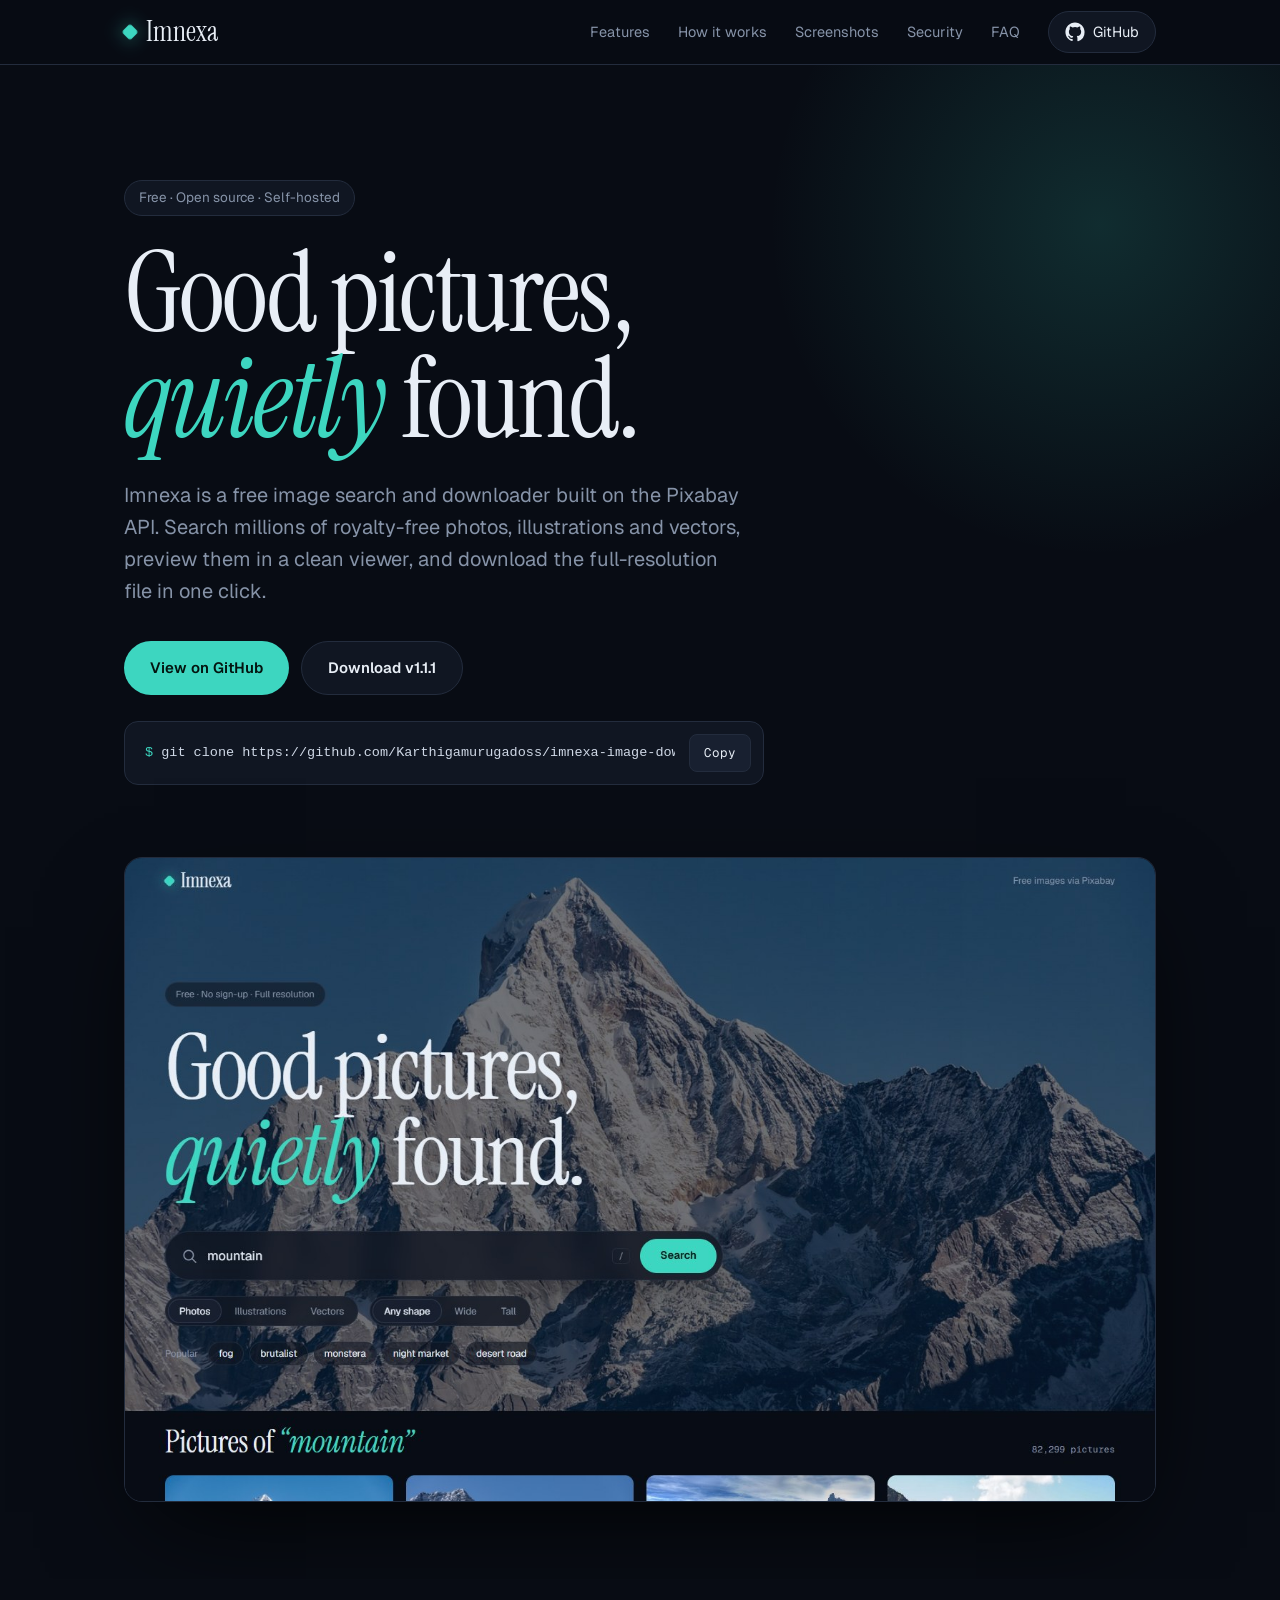
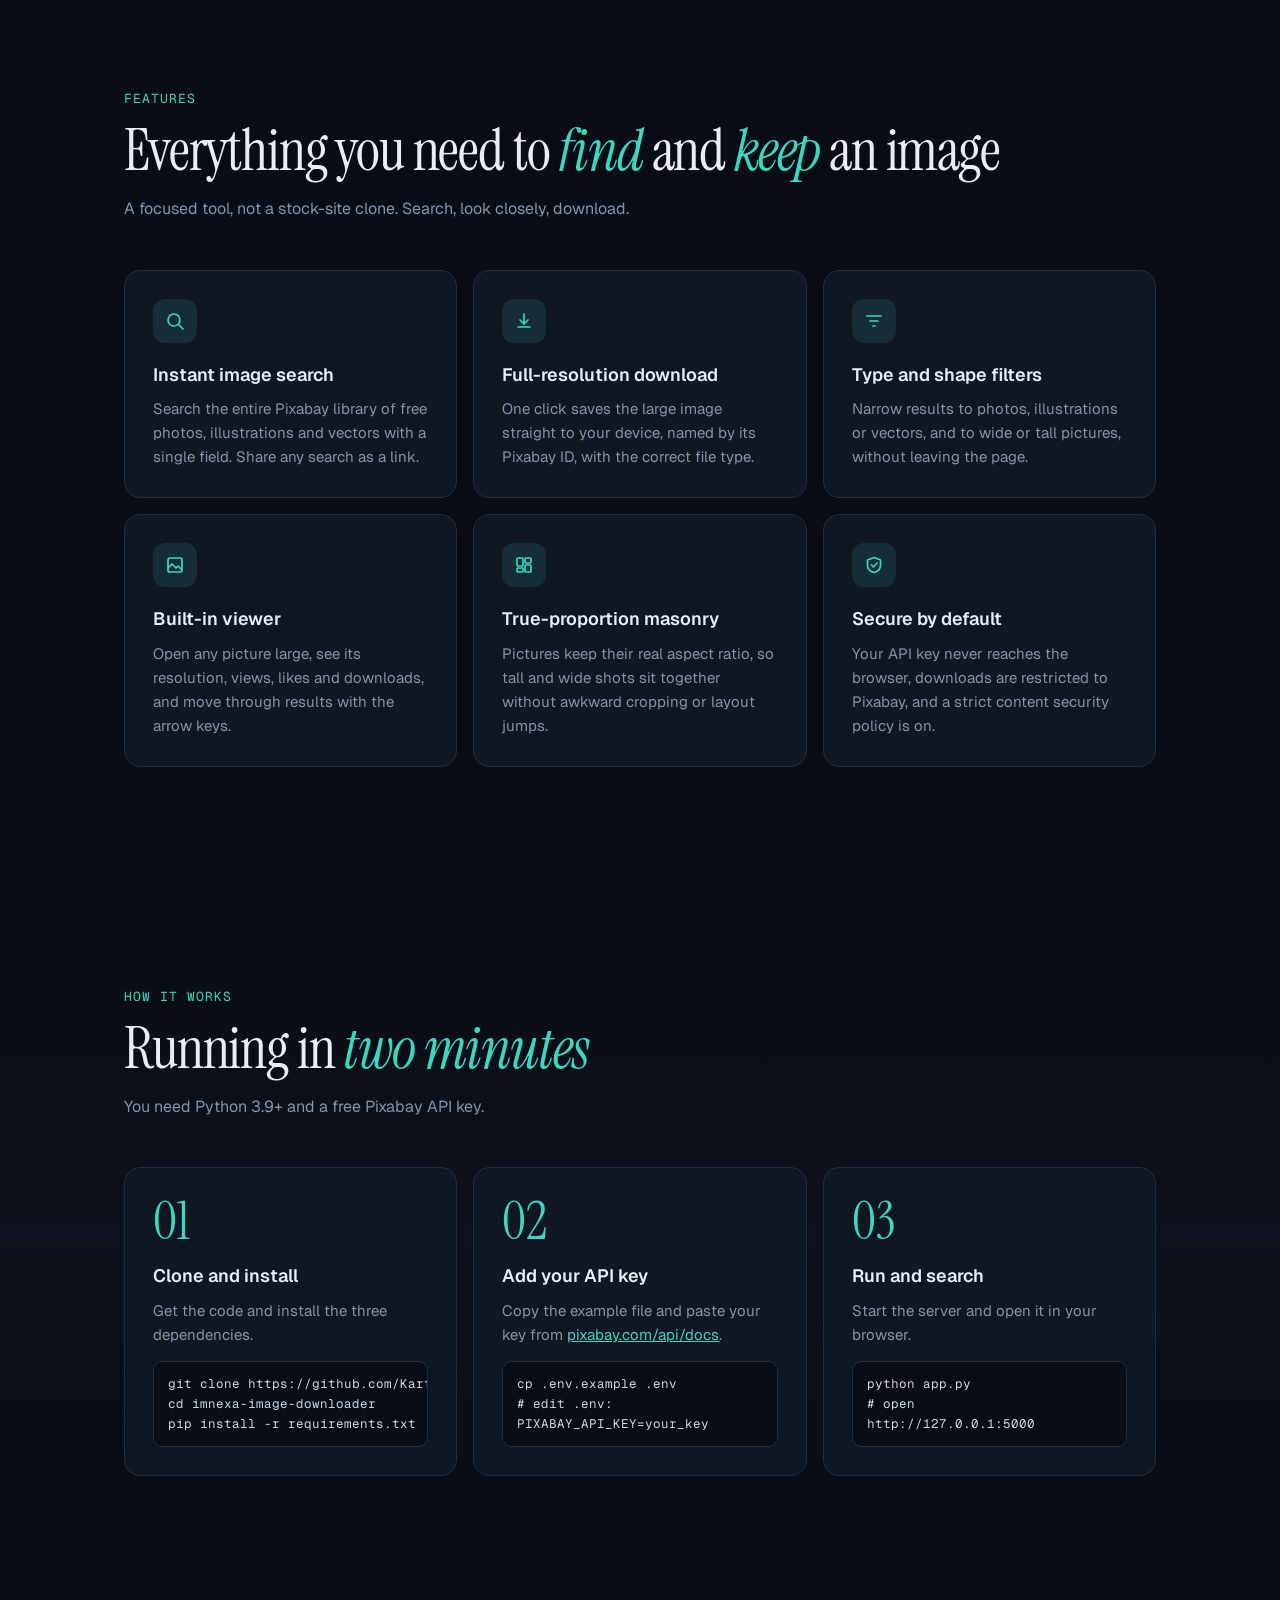
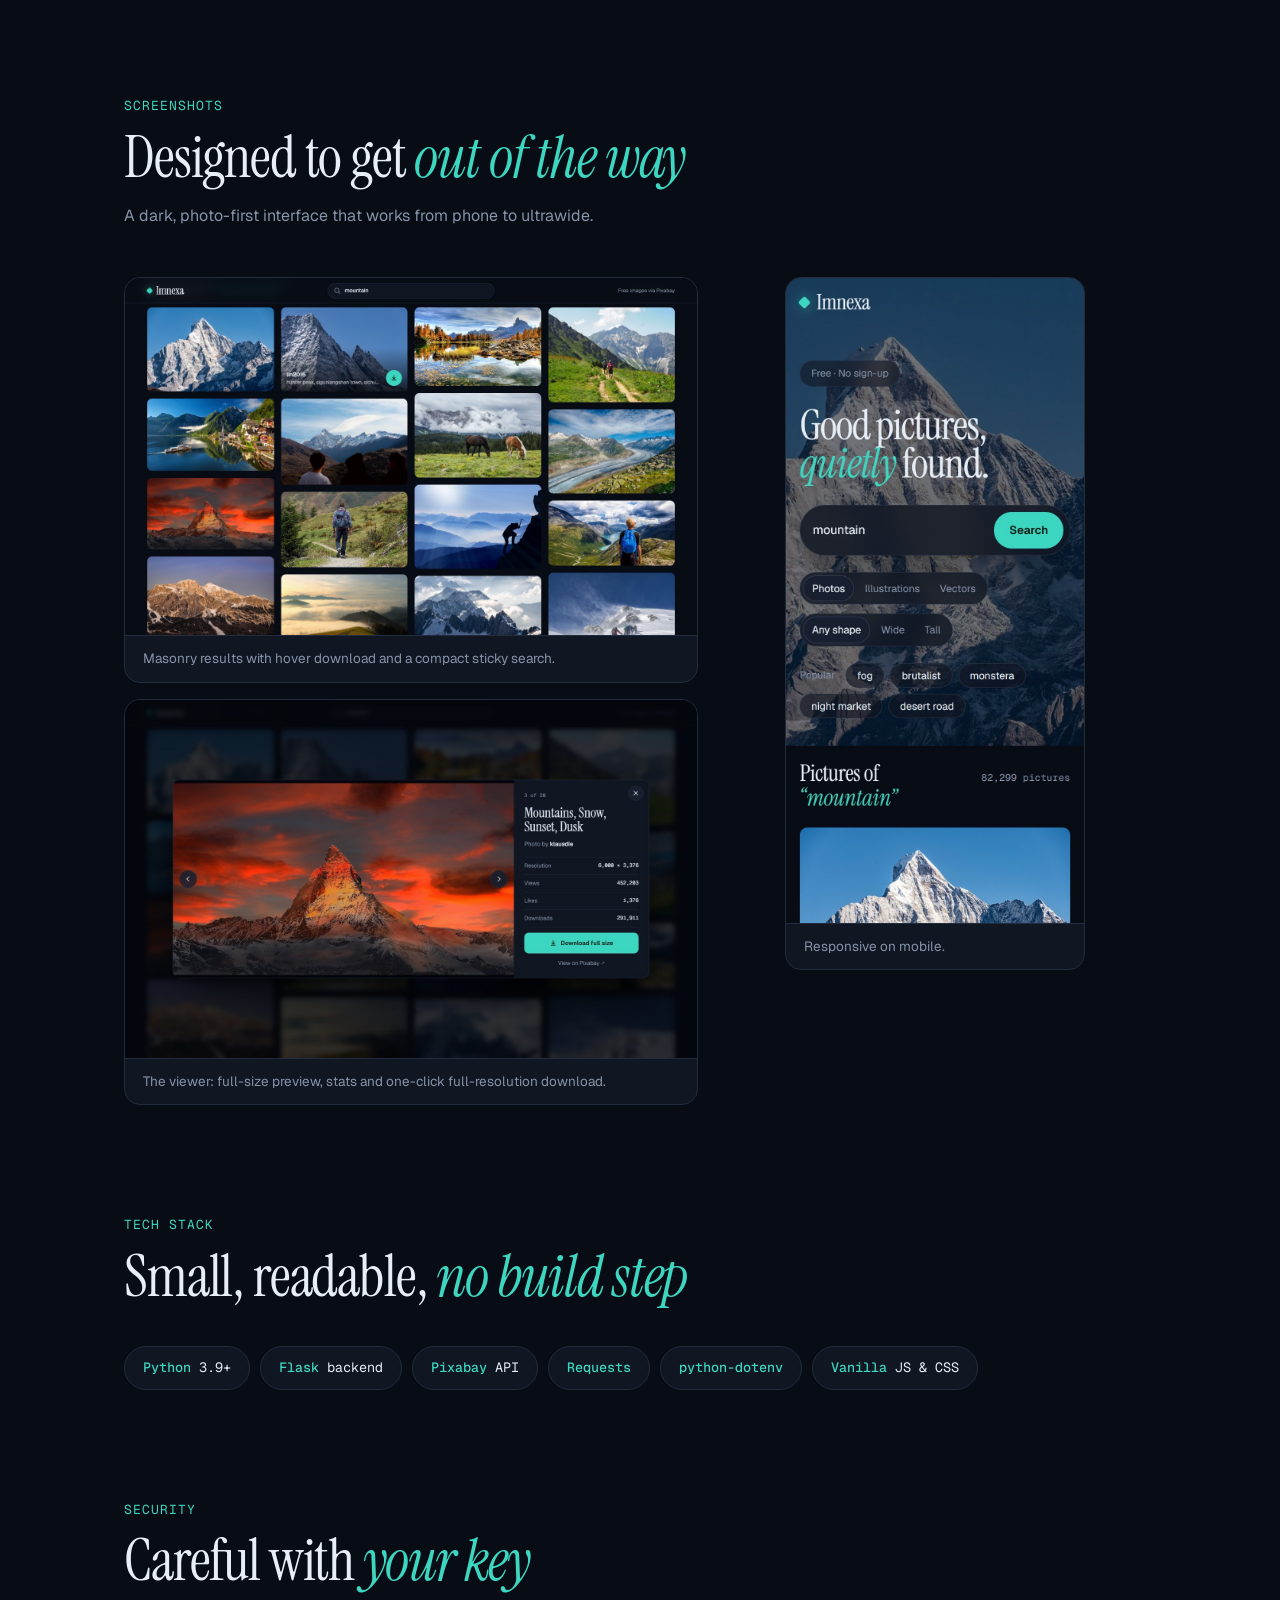
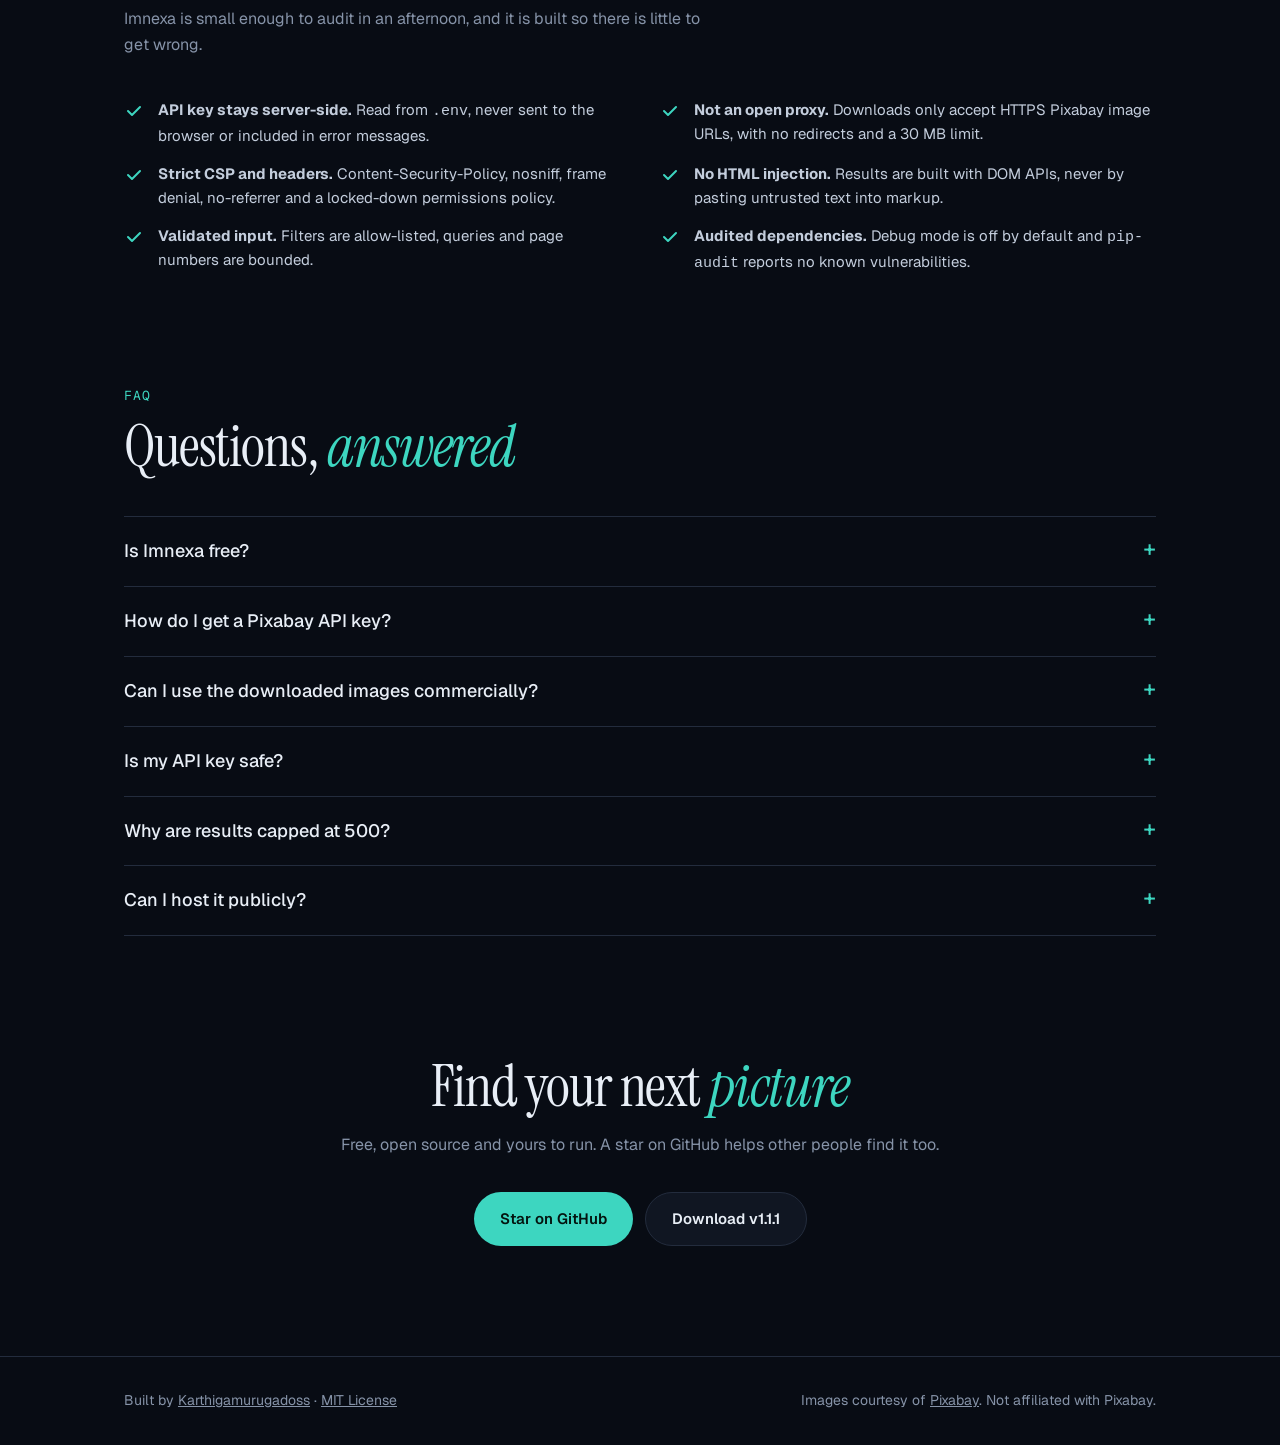
<file: docs/index.html>
<!DOCTYPE html>
<html lang="en">
<head>
    <meta charset="UTF-8">
    <meta name="viewport" content="width=device-width, initial-scale=1.0">
    <title>Imnexa – Image Search &amp; Downloader | Free Open-Source Flask App</title>
    <meta name="description" content="Imnexa is a free, open-source, self-hosted image search and downloader built on the Pixabay API. Search millions of royalty-free photos, illustrations and vectors, preview them and download full resolution. Python Flask, dark UI, MIT licensed.">
    <meta name="keywords" content="image search, image downloader, photo downloader, free image search, royalty free images, stock photo downloader, flask app, python, open source, self-hosted, image search engine, vector downloader, illustration downloader, imnexa">
    <meta name="author" content="Karthigamurugadoss">
    <meta name="robots" content="index, follow, max-image-preview:large">
    <meta name="theme-color" content="#080c14">
    <meta name="color-scheme" content="dark">
    <link rel="canonical" href="https://karthigamurugadoss.github.io/imnexa-image-downloader/">

    <!-- Open Graph -->
    <meta property="og:type" content="website">
    <meta property="og:title" content="Imnexa – Image Search &amp; Downloader">
    <meta property="og:description" content="Search millions of free photos, illustrations and vectors and download them in full resolution. Self-hosted, open source, MIT licensed.">
    <meta property="og:url" content="https://karthigamurugadoss.github.io/imnexa-image-downloader/">
    <meta property="og:image" content="https://karthigamurugadoss.github.io/imnexa-image-downloader/screenshots/social-preview.jpg">
    <meta property="og:image:width" content="1280">
    <meta property="og:image:height" content="640">
    <meta property="og:image:alt" content="Imnexa — Good pictures, quietly found. A dark image search app with a masonry grid of mountain photos.">
    <meta property="og:site_name" content="Imnexa">

    <!-- Twitter Card -->
    <meta name="twitter:card" content="summary_large_image">
    <meta name="twitter:title" content="Imnexa – Image Search &amp; Downloader">
    <meta name="twitter:description" content="Search millions of free images and download them in full resolution. Free, self-hosted, open source.">
    <meta name="twitter:image" content="https://karthigamurugadoss.github.io/imnexa-image-downloader/screenshots/social-preview.jpg">

    <!-- JSON-LD -->
    <script type="application/ld+json">
    {
        "@context": "https://schema.org",
        "@graph": [
            {
                "@type": "SoftwareApplication",
                "name": "Imnexa",
                "alternateName": "Imnexa Image Search & Downloader",
                "description": "Free, open-source, self-hosted image search and downloader built on the Pixabay API. Search photos, illustrations and vectors, preview them in a viewer and download full-resolution files.",
                "applicationCategory": "MultimediaApplication",
                "operatingSystem": "Windows, macOS, Linux",
                "offers": { "@type": "Offer", "price": "0", "priceCurrency": "USD" },
                "author": { "@type": "Person", "name": "Karthigamurugadoss", "url": "https://github.com/Karthigamurugadoss" },
                "license": "https://opensource.org/licenses/MIT",
                "url": "https://karthigamurugadoss.github.io/imnexa-image-downloader/",
                "downloadUrl": "https://github.com/Karthigamurugadoss/imnexa-image-downloader/releases",
                "codeRepository": "https://github.com/Karthigamurugadoss/imnexa-image-downloader",
                "screenshot": "https://karthigamurugadoss.github.io/imnexa-image-downloader/screenshots/imnexa-hero.jpg",
                "softwareVersion": "1.1.1",
                "programmingLanguage": ["Python", "JavaScript", "HTML", "CSS"]
            },
            {
                "@type": "FAQPage",
                "mainEntity": [
                    {
                        "@type": "Question",
                        "name": "Is Imnexa free?",
                        "acceptedAnswer": { "@type": "Answer", "text": "Yes. Imnexa is open source under the MIT license and the Pixabay API is free to use with a free API key." }
                    },
                    {
                        "@type": "Question",
                        "name": "How do I get a Pixabay API key?",
                        "acceptedAnswer": { "@type": "Answer", "text": "Create a free Pixabay account, open pixabay.com/api/docs and copy your key. Paste it into a .env file as PIXABAY_API_KEY and start the app." }
                    },
                    {
                        "@type": "Question",
                        "name": "Can I use the downloaded images commercially?",
                        "acceptedAnswer": { "@type": "Answer", "text": "Pixabay content is released under the Pixabay Content License, which allows free commercial use without attribution in most cases. Always check the license summary on Pixabay for restrictions such as identifiable people or trademarks." }
                    },
                    {
                        "@type": "Question",
                        "name": "Is my API key safe?",
                        "acceptedAnswer": { "@type": "Answer", "text": "The key is only read on the server from your .env file and is never sent to the browser. The .env file is git-ignored, error messages never include it, and the download route only proxies Pixabay image URLs." }
                    },
                    {
                        "@type": "Question",
                        "name": "Why is the number of results capped at 500?",
                        "acceptedAnswer": { "@type": "Answer", "text": "The Pixabay API only returns the first 500 hits for any search query. Refine your search or use the type and shape filters to narrow results." }
                    }
                ]
            }
        ]
    }
    </script>

    <link rel="preconnect" href="https://fonts.googleapis.com">
    <link rel="preconnect" href="https://fonts.gstatic.com" crossorigin>
    <link href="https://fonts.googleapis.com/css2?family=Geist:wght@400;500;600&family=Geist+Mono:wght@400;500&family=Instrument+Serif:ital@0;1&display=swap" rel="stylesheet">

    <style>
        :root {
            --bg: #080c14;
            --surface: #101622;
            --surface-2: #182030;
            --line: #232c3d;
            --text: #e8eef6;
            --muted: #8693a8;
            --accent: #3dd6c0;
            --accent-ink: #04140f;
            --serif: "Instrument Serif", Georgia, serif;
            --sans: "Geist", system-ui, -apple-system, "Segoe UI", sans-serif;
            --mono: "Geist Mono", ui-monospace, Consolas, monospace;
            --gutter: clamp(18px, 5vw, 64px);
        }

        * { margin: 0; padding: 0; box-sizing: border-box; }
        html { scroll-behavior: smooth; color-scheme: dark; scroll-padding-top: 80px; }
        body { background: var(--bg); color: var(--text); font-family: var(--sans); font-size: 16px; line-height: 1.6; -webkit-font-smoothing: antialiased; }
        a { color: inherit; }
        img { max-width: 100%; height: auto; display: block; }
        ::selection { background: var(--accent); color: var(--accent-ink); }
        :focus-visible { outline: 2px solid var(--accent); outline-offset: 3px; }
        svg { width: 20px; height: 20px; flex: none; }

        .wrap { max-width: 1160px; margin: 0 auto; padding: 0 var(--gutter); }
        section { padding: clamp(56px, 9vw, 110px) 0; }

        /* nav */
        nav { position: sticky; top: 0; z-index: 30; background: rgba(8, 12, 20, 0.82); backdrop-filter: blur(16px); -webkit-backdrop-filter: blur(16px); border-bottom: 1px solid var(--line); }
        .nav-in { display: flex; align-items: center; justify-content: space-between; height: 64px; gap: 24px; }
        .brand { display: inline-flex; align-items: center; gap: 10px; font-family: var(--serif); font-size: 28px; text-decoration: none; line-height: 1; }
        .mark { width: 12px; height: 12px; border-radius: 3px; background: var(--accent); transform: rotate(45deg); box-shadow: 0 0 18px rgba(61, 214, 192, .55); }
        .links { display: flex; align-items: center; gap: 28px; font-size: 14.5px; color: var(--muted); }
        .links a { text-decoration: none; transition: color .15s; }
        .links a:hover { color: var(--text); }
        .gh { display: inline-flex; align-items: center; gap: 8px; padding: 8px 16px; border: 1px solid var(--line); border-radius: 999px; color: var(--text); background: var(--surface); }
        .gh:hover { border-color: var(--accent); }

        /* buttons */
        .btn { display: inline-flex; align-items: center; gap: 10px; padding: 14px 26px; border-radius: 999px; font-weight: 600; font-size: 15px; text-decoration: none; transition: transform .15s, background .15s, border-color .15s; }
        .btn:active { transform: scale(.97); }
        .btn-primary { background: var(--accent); color: var(--accent-ink); }
        .btn-primary:hover { background: #6ee7d4; }
        .btn-ghost { border: 1px solid var(--line); background: var(--surface); }
        .btn-ghost:hover { border-color: var(--accent); }

        /* hero */
        .hero { position: relative; padding-top: clamp(56px, 9vw, 120px); padding-bottom: clamp(40px, 6vw, 80px); overflow: hidden; }
        .hero::before { content: ""; position: absolute; right: -180px; top: -200px; width: 720px; height: 720px; border-radius: 50%; background: radial-gradient(circle, rgba(61, 214, 192, .16), transparent 65%); pointer-events: none; }
        .eyebrow { display: inline-block; padding: 6px 14px; border: 1px solid var(--line); border-radius: 999px; background: var(--surface); color: var(--muted); font-size: 13.5px; }
        h1 { margin-top: 24px; font-family: var(--serif); font-weight: 400; font-size: clamp(52px, 9vw, 112px); line-height: .95; letter-spacing: -.025em; }
        h1 em, h2 em { color: var(--accent); }
        .lead { margin-top: 26px; max-width: 620px; font-size: clamp(17px, 2vw, 20px); color: var(--muted); }
        .cta { display: flex; flex-wrap: wrap; gap: 12px; margin-top: 34px; }
        .clone { display: flex; align-items: center; gap: 14px; max-width: 640px; margin-top: 26px; padding: 12px 12px 12px 20px; background: var(--surface); border: 1px solid var(--line); border-radius: 14px; font-family: var(--mono); font-size: 13.5px; }
        .clone code { flex: 1; overflow-x: auto; white-space: nowrap; color: #cfd8e6; scrollbar-width: none; }
        .clone code::-webkit-scrollbar { display: none; }
        .clone .prompt { color: var(--accent); }
        .copy { padding: 8px 14px; border: 1px solid var(--line); border-radius: 8px; background: var(--surface-2); color: var(--text); font: inherit; font-size: 12.5px; cursor: pointer; transition: border-color .15s; }
        .copy:hover { border-color: var(--accent); }

        .shot { margin-top: clamp(40px, 6vw, 72px); border: 1px solid var(--line); border-radius: 18px; overflow: hidden; box-shadow: 0 40px 100px -30px rgba(0, 0, 0, .9); }

        /* section heads */
        .kicker { color: var(--accent); font-family: var(--mono); font-size: 13px; letter-spacing: .08em; text-transform: uppercase; }
        h2 { margin-top: 12px; font-family: var(--serif); font-weight: 400; font-size: clamp(36px, 5vw, 58px); line-height: 1; letter-spacing: -.02em; }
        .sub { margin-top: 16px; max-width: 600px; color: var(--muted); }

        /* features */
        .grid3 { display: grid; grid-template-columns: repeat(3, 1fr); gap: 16px; margin-top: 48px; }
        .card { padding: 28px; background: var(--surface); border: 1px solid var(--line); border-radius: 16px; transition: border-color .2s, transform .2s; }
        .card:hover { border-color: #34405a; transform: translateY(-3px); }
        .ico { width: 44px; height: 44px; display: grid; place-items: center; border-radius: 12px; background: rgba(61, 214, 192, .12); color: var(--accent); }
        .card h3 { margin-top: 18px; font-size: 18px; font-weight: 600; }
        .card p { margin-top: 8px; color: var(--muted); font-size: 15px; }

        /* steps */
        .steps { display: grid; grid-template-columns: repeat(3, 1fr); gap: 16px; margin-top: 48px; counter-reset: step; }
        .step { position: relative; padding: 28px; border: 1px solid var(--line); border-radius: 16px; background: var(--surface); }
        .step::before { counter-increment: step; content: "0" counter(step); font-family: var(--serif); font-size: 52px; line-height: 1; color: var(--accent); }
        .step h3 { margin-top: 14px; font-size: 18px; font-weight: 600; }
        .step p { margin-top: 8px; color: var(--muted); font-size: 15px; }
        .step pre { margin-top: 14px; padding: 12px 14px; border-radius: 10px; background: var(--bg); border: 1px solid var(--line); font-family: var(--mono); font-size: 12.5px; color: #cfd8e6; overflow-x: auto; }

        /* screenshots */
        .gallery { display: grid; grid-template-columns: 1.3fr 1fr; gap: 16px; margin-top: 48px; align-items: start; }
        .gallery figure { border: 1px solid var(--line); border-radius: 16px; overflow: hidden; background: var(--surface); }
        .gallery figcaption { padding: 12px 18px; border-top: 1px solid var(--line); color: var(--muted); font-size: 13.5px; }
        .stack { display: grid; gap: 16px; }
        .phone { max-width: 300px; margin: 0 auto; }

        /* tech */
        .tech { display: flex; flex-wrap: wrap; gap: 10px; margin-top: 40px; }
        .tech span { padding: 10px 18px; border: 1px solid var(--line); border-radius: 999px; background: var(--surface); font-family: var(--mono); font-size: 13.5px; }
        .tech b { color: var(--accent); font-weight: 500; }

        /* security list */
        .checks { display: grid; grid-template-columns: repeat(2, 1fr); gap: 14px 40px; margin-top: 40px; list-style: none; }
        .checks li { display: flex; gap: 14px; color: #c3cddc; font-size: 15px; }
        .checks svg { color: var(--accent); margin-top: 3px; }

        /* faq */
        details { border-bottom: 1px solid var(--line); padding: 20px 0; }
        details:first-of-type { border-top: 1px solid var(--line); margin-top: 40px; }
        summary { display: flex; justify-content: space-between; gap: 20px; cursor: pointer; list-style: none; font-size: 18px; font-weight: 500; }
        summary::-webkit-details-marker { display: none; }
        summary::after { content: "+"; color: var(--accent); font-family: var(--mono); font-size: 22px; line-height: 1; transition: transform .2s; }
        details[open] summary::after { transform: rotate(45deg); }
        details p { margin-top: 12px; max-width: 760px; color: var(--muted); }
        details a { color: var(--accent); }

        /* closing cta */
        .closing { text-align: center; }
        .closing h2 { margin-left: auto; margin-right: auto; max-width: 760px; }
        .closing .cta { justify-content: center; }
        .closing .sub { margin-left: auto; margin-right: auto; }

        footer { border-top: 1px solid var(--line); padding: 32px 0 40px; color: var(--muted); font-size: 14px; }
        .foot { display: flex; flex-wrap: wrap; justify-content: space-between; gap: 14px 30px; }
        footer a:hover { color: var(--accent); }
        .foot nav { all: unset; display: flex; gap: 22px; flex-wrap: wrap; }

        /* grid children must be allowed to shrink so code blocks scroll instead of widening the page */
        .grid3 > *, .steps > *, .gallery > *, .stack > *, .checks > * { min-width: 0; }

        @media (max-width: 900px) {
            .grid3, .steps { grid-template-columns: 1fr 1fr; }
            .gallery { grid-template-columns: 1fr; }
            .links a:not(.gh) { display: none; }
        }
        @media (max-width: 620px) {
            .grid3, .steps, .checks { grid-template-columns: 1fr; }
            .clone { font-size: 12px; }
        }
        @media (prefers-reduced-motion: reduce) { * { transition: none !important; } html { scroll-behavior: auto; } }
    </style>
</head>

<body>

<nav aria-label="Primary">
    <div class="wrap nav-in">
        <a class="brand" href="#top"><span class="mark" aria-hidden="true"></span>Imnexa</a>
        <div class="links">
            <a href="#features">Features</a>
            <a href="#how-it-works">How it works</a>
            <a href="#screenshots">Screenshots</a>
            <a href="#security">Security</a>
            <a href="#faq">FAQ</a>
            <a class="gh" href="https://github.com/Karthigamurugadoss/imnexa-image-downloader" rel="noopener">
                <svg viewBox="0 0 24 24" fill="currentColor" aria-hidden="true"><path d="M12 .5C5.65.5.5 5.65.5 12c0 5.08 3.29 9.39 7.86 10.91.58.1.79-.25.79-.56v-2c-3.2.7-3.87-1.37-3.87-1.37-.52-1.33-1.28-1.69-1.28-1.69-1.04-.71.08-.7.08-.7 1.15.08 1.76 1.18 1.76 1.18 1.03 1.76 2.69 1.25 3.35.96.1-.74.4-1.25.73-1.54-2.55-.29-5.24-1.28-5.24-5.69 0-1.26.45-2.28 1.18-3.09-.12-.29-.51-1.46.11-3.05 0 0 .97-.31 3.17 1.18a11 11 0 0 1 5.77 0c2.2-1.49 3.17-1.18 3.17-1.18.62 1.59.23 2.76.11 3.05.74.81 1.18 1.83 1.18 3.09 0 4.42-2.69 5.39-5.25 5.68.41.36.78 1.06.78 2.14v3.17c0 .31.21.67.8.56A11.5 11.5 0 0 0 23.5 12C23.5 5.65 18.35.5 12 .5Z"/></svg>
                GitHub
            </a>
        </div>
    </div>
</nav>

<main id="top">

    <!-- Hero -->
    <header class="hero">
        <div class="wrap">
            <p class="eyebrow">Free · Open source · Self-hosted</p>
            <h1>Good pictures,<br><em>quietly</em> found.</h1>
            <p class="lead">
                Imnexa is a free image search and downloader built on the Pixabay API.
                Search millions of royalty-free photos, illustrations and vectors, preview them
                in a clean viewer, and download the full-resolution file in one click.
            </p>

            <div class="cta">
                <a class="btn btn-primary" href="https://github.com/Karthigamurugadoss/imnexa-image-downloader" rel="noopener">View on GitHub</a>
                <a class="btn btn-ghost" href="https://github.com/Karthigamurugadoss/imnexa-image-downloader/releases/latest" rel="noopener">Download v1.1.1</a>
            </div>

            <div class="clone">
                <code><span class="prompt">$</span> <span id="cloneCmd">git clone https://github.com/Karthigamurugadoss/imnexa-image-downloader.git</span></code>
                <button class="copy" id="copyBtn" type="button">Copy</button>
            </div>

            <div class="shot">
                <img src="screenshots/imnexa-hero.jpg" width="1440" height="900" alt="Imnexa home screen: a search bar over a dimmed mountain photo with Photos, Illustrations and Vectors filters">
            </div>
        </div>
    </header>

    <!-- Features -->
    <section id="features">
        <div class="wrap">
            <p class="kicker">Features</p>
            <h2>Everything you need to <em>find</em> and <em>keep</em> an image</h2>
            <p class="sub">A focused tool, not a stock-site clone. Search, look closely, download.</p>

            <div class="grid3">
                <article class="card">
                    <div class="ico"><svg viewBox="0 0 20 20" fill="none" stroke="currentColor" stroke-width="1.7" stroke-linecap="round"><circle cx="9" cy="9" r="6"/><path d="M13.5 13.5 18 18"/></svg></div>
                    <h3>Instant image search</h3>
                    <p>Search the entire Pixabay library of free photos, illustrations and vectors with a single field. Share any search as a link.</p>
                </article>
                <article class="card">
                    <div class="ico"><svg viewBox="0 0 20 20" fill="none" stroke="currentColor" stroke-width="1.7" stroke-linecap="round" stroke-linejoin="round"><path d="M10 3v10m0 0-4-4m4 4 4-4M4 16h12"/></svg></div>
                    <h3>Full-resolution download</h3>
                    <p>One click saves the large image straight to your device, named by its Pixabay ID, with the correct file type.</p>
                </article>
                <article class="card">
                    <div class="ico"><svg viewBox="0 0 20 20" fill="none" stroke="currentColor" stroke-width="1.7" stroke-linecap="round"><path d="M3 5h14M6 10h8M9 15h2"/></svg></div>
                    <h3>Type and shape filters</h3>
                    <p>Narrow results to photos, illustrations or vectors, and to wide or tall pictures, without leaving the page.</p>
                </article>
                <article class="card">
                    <div class="ico"><svg viewBox="0 0 20 20" fill="none" stroke="currentColor" stroke-width="1.7" stroke-linejoin="round"><rect x="3" y="3" width="14" height="14" rx="2"/><path d="m3 13 4-4 4 4 2-2 4 4"/></svg></div>
                    <h3>Built-in viewer</h3>
                    <p>Open any picture large, see its resolution, views, likes and downloads, and move through results with the arrow keys.</p>
                </article>
                <article class="card">
                    <div class="ico"><svg viewBox="0 0 20 20" fill="none" stroke="currentColor" stroke-width="1.7" stroke-linecap="round"><rect x="3" y="3" width="6" height="8" rx="1"/><rect x="11" y="3" width="6" height="5" rx="1"/><rect x="3" y="13" width="6" height="4" rx="1"/><rect x="11" y="10" width="6" height="7" rx="1"/></svg></div>
                    <h3>True-proportion masonry</h3>
                    <p>Pictures keep their real aspect ratio, so tall and wide shots sit together without awkward cropping or layout jumps.</p>
                </article>
                <article class="card">
                    <div class="ico"><svg viewBox="0 0 20 20" fill="none" stroke="currentColor" stroke-width="1.7" stroke-linecap="round" stroke-linejoin="round"><path d="M10 2.5 16.5 5v5c0 4-2.7 6.7-6.5 7.5C6.2 16.700 3.5 14 3.5 10V5L10 2.5Z"/><path d="m7.500 10 2 2 3.500-4"/></svg></div>
                    <h3>Secure by default</h3>
                    <p>Your API key never reaches the browser, downloads are restricted to Pixabay, and a strict content security policy is on.</p>
                </article>
            </div>
        </div>
    </section>

    <!-- How it works -->
    <section id="how-it-works" style="background: linear-gradient(180deg, transparent, rgba(16, 22, 34,.5), transparent)">
        <div class="wrap">
            <p class="kicker">How it works</p>
            <h2>Running in <em>two minutes</em></h2>
            <p class="sub">You need Python 3.9+ and a free Pixabay API key.</p>

            <div class="steps">
                <div class="step">
                    <h3>Clone and install</h3>
                    <p>Get the code and install the three dependencies.</p>
<pre>git clone https://github.com/Karthigamurugadoss/imnexa-image-downloader.git
cd imnexa-image-downloader
pip install -r requirements.txt</pre>
                </div>
                <div class="step">
                    <h3>Add your API key</h3>
                    <p>Copy the example file and paste your key from <a href="https://pixabay.com/api/docs/" rel="noopener" style="color:var(--accent)">pixabay.com/api/docs</a>.</p>
<pre>cp .env.example .env
# edit .env:
PIXABAY_API_KEY=your_key</pre>
                </div>
                <div class="step">
                    <h3>Run and search</h3>
                    <p>Start the server and open it in your browser.</p>
<pre>python app.py
# open
http://127.0.0.1:5000</pre>
                </div>
            </div>
        </div>
    </section>

    <!-- Screenshots -->
    <section id="screenshots">
        <div class="wrap">
            <p class="kicker">Screenshots</p>
            <h2>Designed to get <em>out of the way</em></h2>
            <p class="sub">A dark, photo-first interface that works from phone to ultrawide.</p>

            <div class="gallery">
                <div class="stack">
                    <figure>
                        <img src="screenshots/imnexa-results.jpg" width="1440" height="900" loading="lazy" alt="Imnexa results: a four-column masonry grid of mountain photos with a hover overlay and download button">
                        <figcaption>Masonry results with hover download and a compact sticky search.</figcaption>
                    </figure>
                    <figure>
                        <img src="screenshots/imnexa-viewer.jpg" width="1440" height="900" loading="lazy" alt="Imnexa picture viewer showing a mountain at sunset with resolution, views, likes and a Download full size button">
                        <figcaption>The viewer: full-size preview, stats and one-click full-resolution download.</figcaption>
                    </figure>
                </div>
                <figure class="phone">
                    <img src="screenshots/imnexa-mobile.jpg" width="780" height="1688" loading="lazy" alt="Imnexa on a phone: stacked search bar, filters and a single column of results">
                    <figcaption>Responsive on mobile.</figcaption>
                </figure>
            </div>
        </div>
    </section>

    <!-- Tech stack -->
    <section id="tech-stack" style="padding-top:0">
        <div class="wrap">
            <p class="kicker">Tech stack</p>
            <h2>Small, readable, <em>no build step</em></h2>
            <div class="tech">
                <span><b>Python</b> 3.9+</span>
                <span><b>Flask</b> backend</span>
                <span><b>Pixabay</b> API</span>
                <span><b>Requests</b></span>
                <span><b>python-dotenv</b></span>
                <span><b>Vanilla</b> JS &amp; CSS</span>
            </div>
        </div>
    </section>

    <!-- Security -->
    <section id="security" style="padding-top:0">
        <div class="wrap">
            <p class="kicker">Security</p>
            <h2>Careful with <em>your key</em></h2>
            <p class="sub">Imnexa is small enough to audit in an afternoon, and it is built so there is little to get wrong.</p>

            <ul class="checks">
                <li><svg viewBox="0 0 20 20" fill="none" stroke="currentColor" stroke-width="2" stroke-linecap="round" stroke-linejoin="round"><path d="m4 10 4 4 8-8"/></svg><span><strong>API key stays server-side.</strong> Read from <code>.env</code>, never sent to the browser or included in error messages.</span></li>
                <li><svg viewBox="0 0 20 20" fill="none" stroke="currentColor" stroke-width="2" stroke-linecap="round" stroke-linejoin="round"><path d="m4 10 4 4 8-8"/></svg><span><strong>Not an open proxy.</strong> Downloads only accept HTTPS Pixabay image URLs, with no redirects and a 30 MB limit.</span></li>
                <li><svg viewBox="0 0 20 20" fill="none" stroke="currentColor" stroke-width="2" stroke-linecap="round" stroke-linejoin="round"><path d="m4 10 4 4 8-8"/></svg><span><strong>Strict CSP and headers.</strong> Content-Security-Policy, nosniff, frame denial, no-referrer and a locked-down permissions policy.</span></li>
                <li><svg viewBox="0 0 20 20" fill="none" stroke="currentColor" stroke-width="2" stroke-linecap="round" stroke-linejoin="round"><path d="m4 10 4 4 8-8"/></svg><span><strong>No HTML injection.</strong> Results are built with DOM APIs, never by pasting untrusted text into markup.</span></li>
                <li><svg viewBox="0 0 20 20" fill="none" stroke="currentColor" stroke-width="2" stroke-linecap="round" stroke-linejoin="round"><path d="m4 10 4 4 8-8"/></svg><span><strong>Validated input.</strong> Filters are allow-listed, queries and page numbers are bounded.</span></li>
                <li><svg viewBox="0 0 20 20" fill="none" stroke="currentColor" stroke-width="2" stroke-linecap="round" stroke-linejoin="round"><path d="m4 10 4 4 8-8"/></svg><span><strong>Audited dependencies.</strong> Debug mode is off by default and <code>pip-audit</code> reports no known vulnerabilities.</span></li>
            </ul>
        </div>
    </section>

    <!-- FAQ -->
    <section id="faq" style="padding-top:0">
        <div class="wrap">
            <p class="kicker">FAQ</p>
            <h2>Questions, <em>answered</em></h2>

            <details>
                <summary>Is Imnexa free?</summary>
                <p>Yes. Imnexa is open source under the MIT license, and the Pixabay API is free to use with a free API key.</p>
            </details>
            <details>
                <summary>How do I get a Pixabay API key?</summary>
                <p>Create a free account on <a href="https://pixabay.com/api/docs/" rel="noopener">Pixabay</a>, open the API documentation page and copy your key. Paste it into a <code>.env</code> file as <code>PIXABAY_API_KEY</code>, then start the app.</p>
            </details>
            <details>
                <summary>Can I use the downloaded images commercially?</summary>
                <p>Pixabay content falls under the Pixabay Content License, which generally allows free commercial use without attribution. Always check the details on the picture's Pixabay page for restrictions such as identifiable people or trademarks.</p>
            </details>
            <details>
                <summary>Is my API key safe?</summary>
                <p>The key is only read on the server and is never exposed to the browser. The <code>.env</code> file is git-ignored, error messages never contain it, and the download route only fetches Pixabay image URLs. See <a href="https://github.com/Karthigamurugadoss/imnexa-image-downloader/blob/main/SECURITY.md" rel="noopener">SECURITY.md</a> for details.</p>
            </details>
            <details>
                <summary>Why are results capped at 500?</summary>
                <p>The Pixabay API only returns the first 500 hits for any query. Use more specific search terms or the type and shape filters to narrow things down.</p>
            </details>
            <details>
                <summary>Can I host it publicly?</summary>
                <p>Imnexa is designed for local or private use. If you deploy it, run it behind a production WSGI server such as gunicorn with HTTPS and add rate limiting, because the Pixabay API allows 100 requests per minute per key.</p>
            </details>
        </div>
    </section>

    <!-- Closing CTA -->
    <section class="closing" style="padding-top:0">
        <div class="wrap">
            <h2>Find your next <em>picture</em></h2>
            <p class="sub">Free, open source and yours to run. A star on GitHub helps other people find it too.</p>
            <div class="cta">
                <a class="btn btn-primary" href="https://github.com/Karthigamurugadoss/imnexa-image-downloader" rel="noopener">Star on GitHub</a>
                <a class="btn btn-ghost" href="https://github.com/Karthigamurugadoss/imnexa-image-downloader/releases/latest" rel="noopener">Download v1.1.1</a>
            </div>
        </div>
    </section>

</main>

<footer>
    <div class="wrap foot">
        <span>Built by <a href="https://github.com/Karthigamurugadoss" rel="noopener">Karthigamurugadoss</a> · <a href="https://github.com/Karthigamurugadoss/imnexa-image-downloader/blob/main/LICENSE" rel="noopener">MIT License</a></span>
        <span>Images courtesy of <a href="https://pixabay.com" rel="noopener">Pixabay</a>. Not affiliated with Pixabay.</span>
    </div>
</footer>

<script>
    document.getElementById("copyBtn").addEventListener("click", function () {
        var btn = this;
        var text = document.getElementById("cloneCmd").textContent;
        var done = function () { btn.textContent = "Copied"; setTimeout(function () { btn.textContent = "Copy"; }, 1600); };
        if (navigator.clipboard) { navigator.clipboard.writeText(text).then(done); } else { done(); }
    });
</script>

</body>
</html>
</file>
